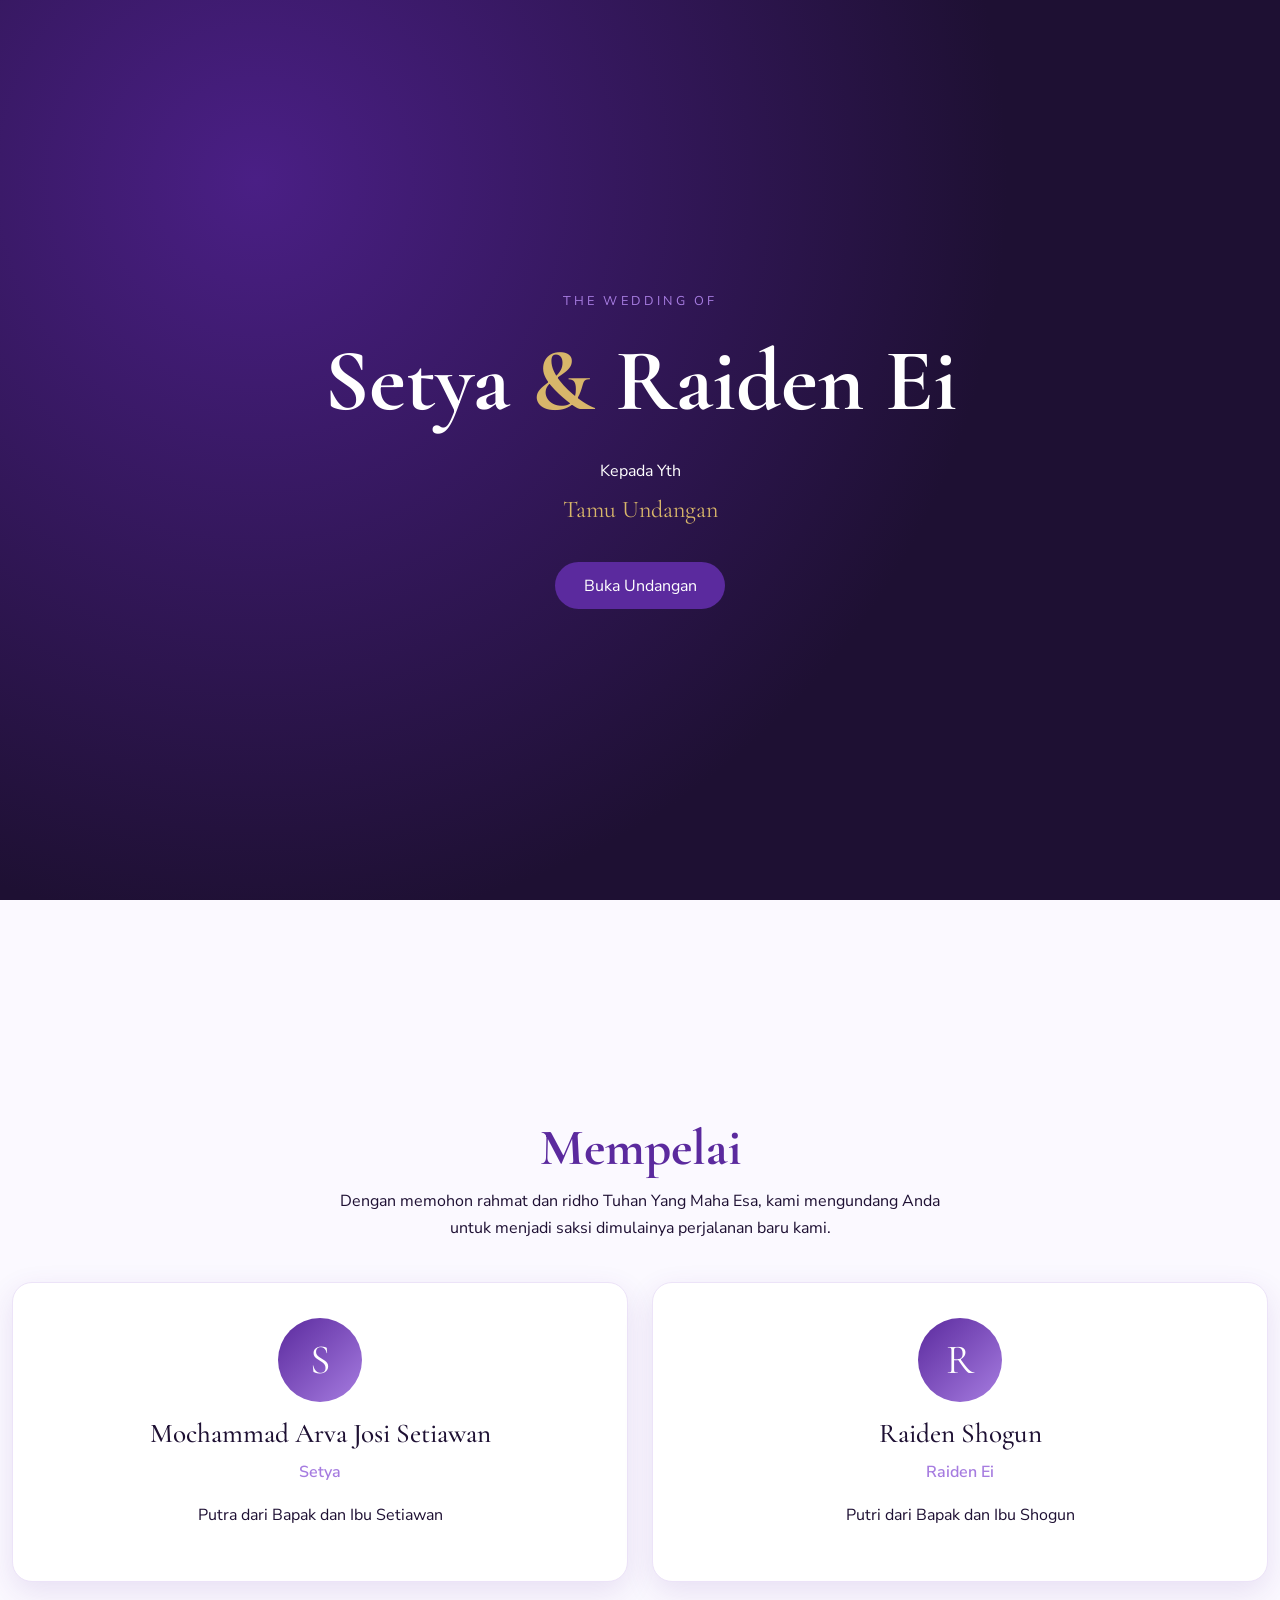
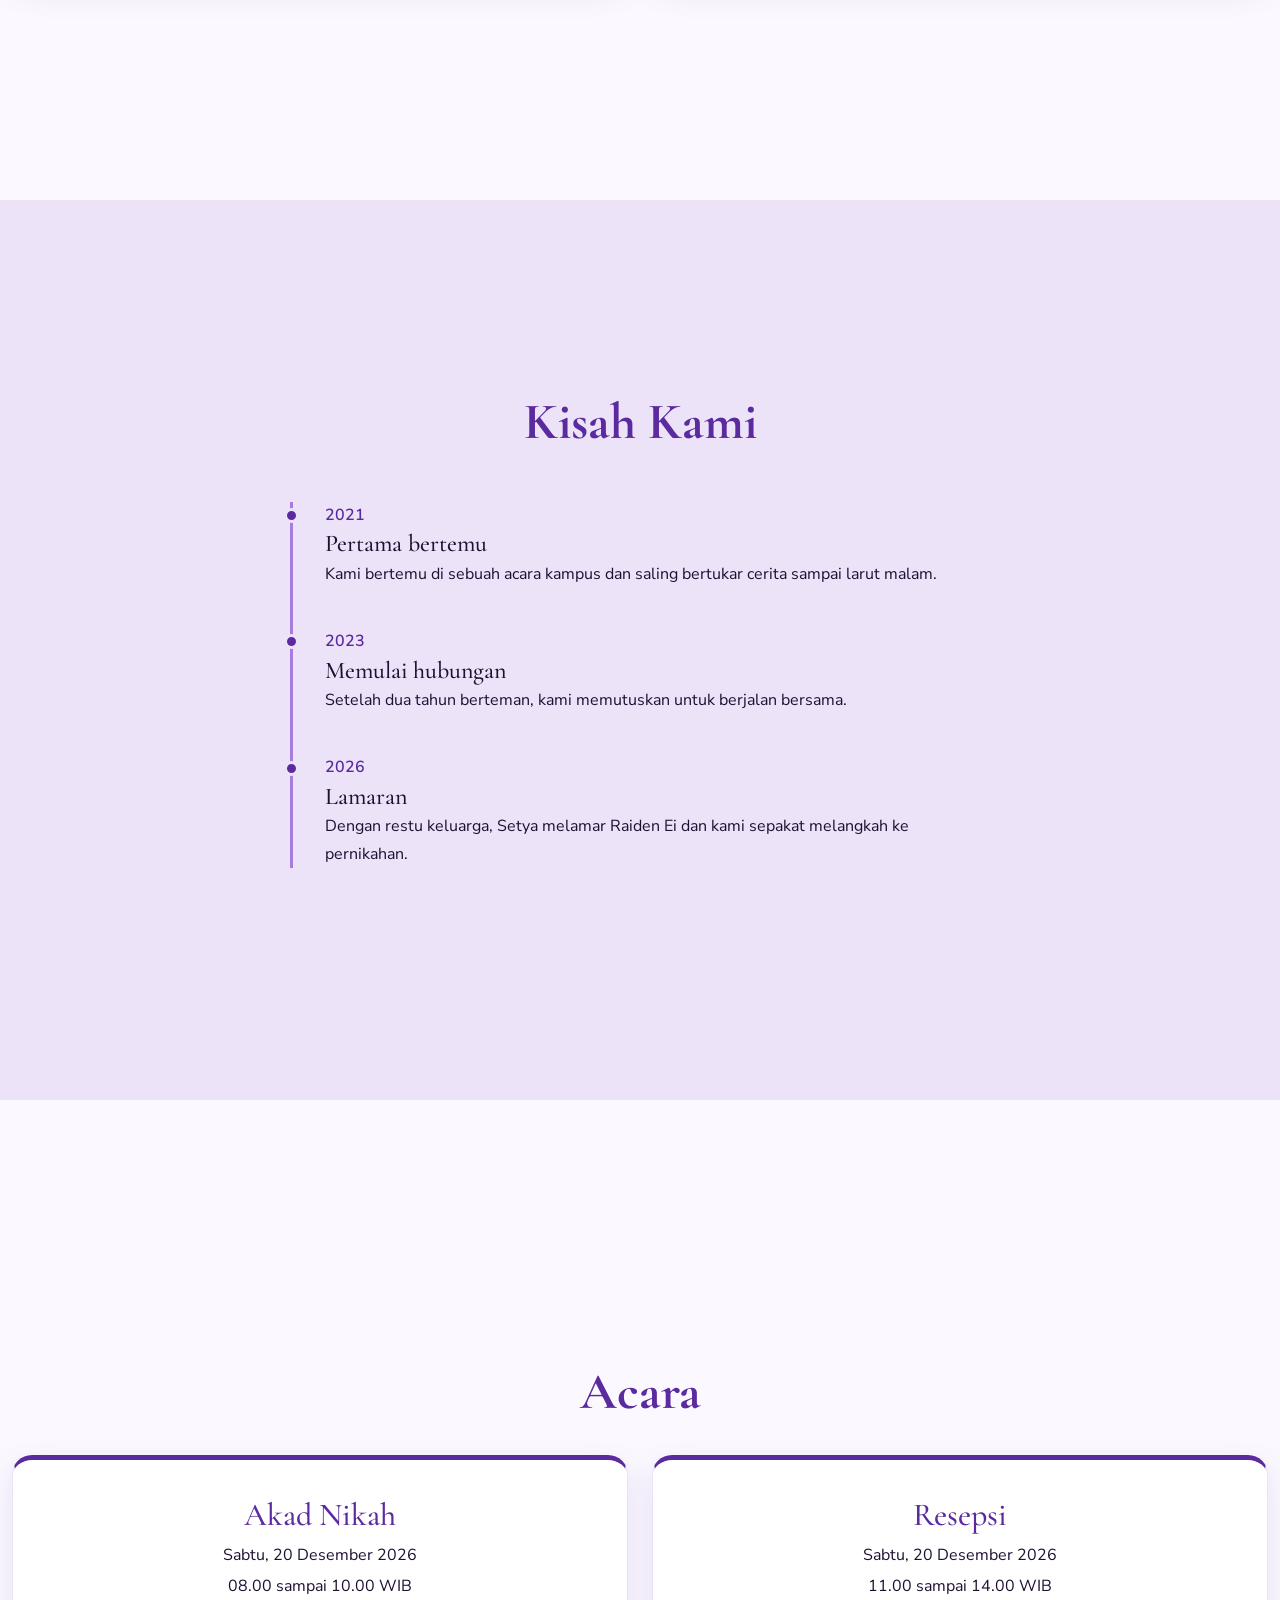
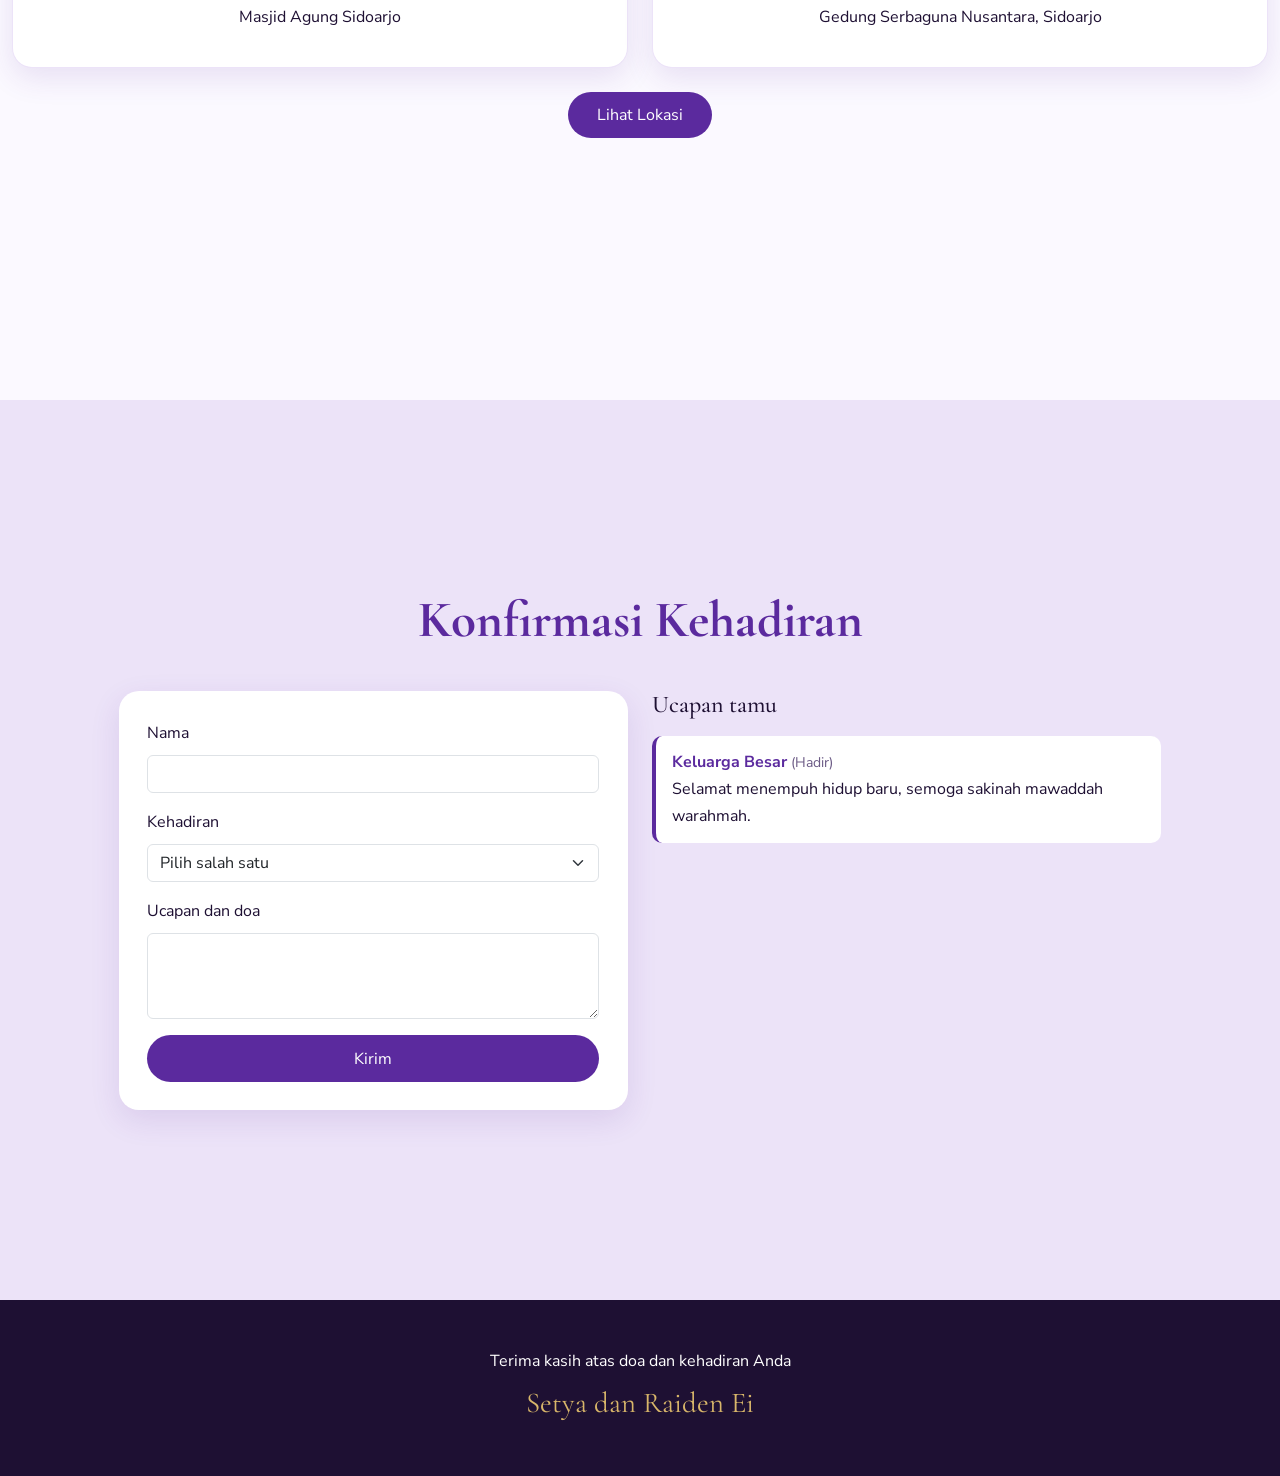
<file: index.html>
<!DOCTYPE html>
<html lang="id">
<head>
  <meta charset="UTF-8">
  <meta name="viewport" content="width=device-width, initial-scale=1">
  <title>Undangan Pernikahan Setya dan Raiden Ei</title>
  <link href="https://cdn.jsdelivr.net/npm/bootstrap@5.3.3/dist/css/bootstrap.min.css" rel="stylesheet">
  <link href="https://fonts.googleapis.com/css2?family=Cormorant+Garamond:wght@400;600;700&family=Nunito+Sans:wght@300;400;600&display=swap" rel="stylesheet">
  <link href="style.css" rel="stylesheet">
</head>
<body class="locked">

<!-- Cover -->
<section id="cover" class="d-flex align-items-center justify-content-center text-center">
  <div class="container">
    <p class="small-label">The Wedding of</p>
    <h1 class="cover-name">Setya <span>&amp;</span> Raiden Ei</h1>
    <p class="mt-4 mb-1">Kepada Yth</p>
    <p class="guest fs-4" id="guestName">Tamu Undangan</p>
    <button class="btn btn-ungu mt-3" id="openBtn">Buka Undangan</button>
  </div>
</section>

<!-- Navbar -->
<nav class="navbar navbar-expand-md fixed-top navbar-dark" id="mainNav">
  <div class="container">
    <a class="navbar-brand" href="#hero">S &amp; R</a>
    <button class="navbar-toggler" type="button" data-bs-toggle="collapse" data-bs-target="#menu" aria-label="Menu">
      <span class="navbar-toggler-icon"></span>
    </button>
    <div class="collapse navbar-collapse" id="menu">
      <ul class="navbar-nav ms-auto">
        <li class="nav-item"><a class="nav-link" href="#mempelai">Mempelai</a></li>
        <li class="nav-item"><a class="nav-link" href="#kisah">Kisah</a></li>
        <li class="nav-item"><a class="nav-link" href="#acara">Acara</a></li>
        <li class="nav-item"><a class="nav-link" href="#rsvp">RSVP</a></li>
      </ul>
    </div>
  </div>
</nav>

<main>
<!-- Hero -->
<header id="hero" class="d-flex align-items-center text-center">
  <div class="container">
    <p class="small-label">Kami akan menikah</p>
    <h1 class="hero-name">Setya</h1>
    <p class="amp">dan</p>
    <h1 class="hero-name">Raiden Ei</h1>
    <p class="mt-4 fs-5">Sabtu, 20 Desember 2026</p>
    <div class="row justify-content-center g-3 mt-3" id="countdown">
      <div class="col-3 col-md-2"><div class="count-box"><strong id="cd-d">0</strong><span>Hari</span></div></div>
      <div class="col-3 col-md-2"><div class="count-box"><strong id="cd-h">0</strong><span>Jam</span></div></div>
      <div class="col-3 col-md-2"><div class="count-box"><strong id="cd-m">0</strong><span>Menit</span></div></div>
      <div class="col-3 col-md-2"><div class="count-box"><strong id="cd-s">0</strong><span>Detik</span></div></div>
    </div>
  </div>
</header>

<!-- Mempelai -->
<section id="mempelai" class="py-6">
  <div class="container text-center">
    <h2 class="sec-title">Mempelai</h2>
    <p class="mx-auto sec-sub">Dengan memohon rahmat dan ridho Tuhan Yang Maha Esa, kami mengundang Anda untuk menjadi saksi dimulainya perjalanan baru kami.</p>
    <div class="row g-4 justify-content-center mt-2">
      <div class="col-md-6">
        <div class="couple-card">
          <div class="initial">S</div>
          <h3>Mochammad Arva Josi Setiawan</h3>
          <p class="nick">Setya</p>
          <p>Putra dari Bapak dan Ibu Setiawan</p>
        </div>
      </div>
      <div class="col-md-6">
        <div class="couple-card">
          <div class="initial">R</div>
          <h3>Raiden Shogun</h3>
          <p class="nick">Raiden Ei</p>
          <p>Putri dari Bapak dan Ibu Shogun</p>
        </div>
      </div>
    </div>
  </div>
</section>

<!-- Kisah -->
<section id="kisah" class="py-6 alt">
  <div class="container">
    <h2 class="sec-title text-center">Kisah Kami</h2>
    <div class="timeline mt-5">
      <div class="tl-item"><span class="tl-year">2021</span><h4>Pertama bertemu</h4><p>Kami bertemu di sebuah acara kampus dan saling bertukar cerita sampai larut malam.</p></div>
      <div class="tl-item"><span class="tl-year">2023</span><h4>Memulai hubungan</h4><p>Setelah dua tahun berteman, kami memutuskan untuk berjalan bersama.</p></div>
      <div class="tl-item"><span class="tl-year">2026</span><h4>Lamaran</h4><p>Dengan restu keluarga, Setya melamar Raiden Ei dan kami sepakat melangkah ke pernikahan.</p></div>
    </div>
  </div>
</section>

<!-- Acara -->
<section id="acara" class="py-6">
  <div class="container text-center">
    <h2 class="sec-title">Acara</h2>
    <div class="row g-4 justify-content-center mt-2">
      <div class="col-md-6">
        <div class="event-card">
          <h3>Akad Nikah</h3>
          <p class="mb-1">Sabtu, 20 Desember 2026</p>
          <p class="mb-1">08.00 sampai 10.00 WIB</p>
          <p class="mb-0">Masjid Agung Sidoarjo</p>
        </div>
      </div>
      <div class="col-md-6">
        <div class="event-card">
          <h3>Resepsi</h3>
          <p class="mb-1">Sabtu, 20 Desember 2026</p>
          <p class="mb-1">11.00 sampai 14.00 WIB</p>
          <p class="mb-0">Gedung Serbaguna Nusantara, Sidoarjo</p>
        </div>
      </div>
    </div>
    <a class="btn btn-ungu mt-4" target="_blank" rel="noopener" href="https://www.google.com/maps/search/?api=1&query=Sidoarjo">Lihat Lokasi</a>
  </div>
</section>

<!-- RSVP -->
<section id="rsvp" class="py-6 alt">
  <div class="container">
    <h2 class="sec-title text-center">Konfirmasi Kehadiran</h2>
    <div class="row g-4 mt-3 justify-content-center">
      <div class="col-lg-5">
        <form id="rsvpForm" class="rsvp-form" novalidate>
          <div class="mb-3">
            <label for="nama" class="form-label">Nama</label>
            <input type="text" class="form-control" id="nama" required minlength="3">
            <div class="invalid-feedback">Isi nama minimal 3 huruf.</div>
          </div>
          <div class="mb-3">
            <label for="hadir" class="form-label">Kehadiran</label>
            <select class="form-select" id="hadir" required>
              <option value="">Pilih salah satu</option>
              <option>Hadir</option>
              <option>Tidak hadir</option>
              <option>Masih ragu</option>
            </select>
            <div class="invalid-feedback">Pilih status kehadiran.</div>
          </div>
          <div class="mb-3">
            <label for="ucapan" class="form-label">Ucapan dan doa</label>
            <textarea class="form-control" id="ucapan" rows="3" required maxlength="200"></textarea>
            <div class="invalid-feedback">Tulis ucapan singkat.</div>
          </div>
          <button type="submit" class="btn btn-ungu w-100">Kirim</button>
        </form>
      </div>
      <div class="col-lg-5">
        <h4 class="mb-3">Ucapan tamu</h4>
        <div id="wishList" class="wish-list"></div>
      </div>
    </div>
  </div>
</section>
</main>

<footer class="text-center py-5">
  <p class="mb-1">Terima kasih atas doa dan kehadiran Anda</p>
  <p class="foot-name mb-0">Setya dan Raiden Ei</p>
</footer>

<div class="toast-container position-fixed bottom-0 end-0 p-3">
  <div id="toastOk" class="toast text-bg-success" role="status"><div class="toast-body">Ucapan berhasil dikirim</div></div>
</div>

<script src="https://cdn.jsdelivr.net/npm/bootstrap@5.3.3/dist/js/bootstrap.bundle.min.js"></script>
<script src="script.js"></script>
</body>
</html>
</file>
<file: style.css>
:root{
  --ungu-tua:#1e1033;
  --ungu:#5b2a9e;
  --ungu-muda:#a67ce0;
  --lavender:#ece3f8;
  --putih:#fbf9ff;
  --emas:#d8b66a;
}
html{scroll-behavior:smooth}
body{font-family:'Nunito Sans',sans-serif;color:var(--ungu-tua);background:var(--putih);line-height:1.7}
body.locked{overflow:hidden}
h1,h2,h3,h4,.navbar-brand{font-family:'Cormorant Garamond',serif}
.py-6{padding:5.5rem 0}
.alt{background:var(--lavender)}
.small-label{letter-spacing:.25em;text-transform:uppercase;font-size:.8rem;color:var(--ungu-muda)}

/* Cover */
#cover{position:fixed;inset:0;z-index:2000;color:#fff;
  background:radial-gradient(circle at 20% 20%,#4a1f85 0,var(--ungu-tua) 60%);
  transition:transform .9s ease}
#cover.hide{transform:translateY(-100%)}
.cover-name{font-size:clamp(2.8rem,9vw,5.5rem);font-weight:700}
.cover-name span{color:var(--emas)}
.guest{font-family:'Cormorant Garamond',serif;color:var(--emas)}

.btn-ungu{background:var(--ungu);color:#fff;border:0;padding:.7rem 1.8rem;border-radius:50px}
.btn-ungu:hover,.btn-ungu:focus{background:var(--emas);color:var(--ungu-tua)}

/* Navbar */
#mainNav{transition:background .3s;padding:.8rem 0}
#mainNav.scrolled{background:rgba(30,16,51,.95);backdrop-filter:blur(6px)}
.navbar-brand{font-size:1.6rem;color:var(--emas)!important}
.navbar-collapse.show{background:rgba(30,16,51,.95);padding:.5rem 1rem;border-radius:.5rem}

/* Hero */
#hero{min-height:100vh;color:#fff;padding-top:5rem;
  background:linear-gradient(160deg,var(--ungu-tua),var(--ungu) 70%,#7b46c4)}
.hero-name{font-size:clamp(3.2rem,11vw,7rem);font-weight:700;line-height:1;margin:0}
.amp{font-family:'Cormorant Garamond',serif;font-style:italic;font-size:2rem;color:var(--emas);margin:.4rem 0}
.count-box{background:rgba(255,255,255,.1);border:1px solid rgba(216,182,106,.5);border-radius:12px;padding:.8rem .2rem}
.count-box strong{display:block;font-size:1.8rem;font-family:'Cormorant Garamond',serif}
.count-box span{font-size:.8rem}

/* Sections */
.sec-title{font-size:clamp(2.2rem,6vw,3.2rem);font-weight:700;color:var(--ungu)}
.sec-sub{max-width:620px}
.couple-card,.event-card{background:#fff;border-radius:20px;padding:2.2rem 1.5rem;border:1px solid var(--lavender);box-shadow:0 10px 30px rgba(91,42,158,.12);height:100%}
.initial{width:84px;height:84px;border-radius:50%;margin:0 auto 1rem;display:flex;align-items:center;justify-content:center;
  font-family:'Cormorant Garamond',serif;font-size:2.6rem;color:#fff;background:linear-gradient(135deg,var(--ungu),var(--ungu-muda))}
.couple-card h3{font-size:1.7rem}
.nick{color:var(--ungu-muda);font-weight:600}
.event-card{border-top:5px solid var(--ungu)}
.event-card h3{color:var(--ungu);font-size:2rem}

/* Timeline */
.timeline{position:relative;max-width:700px;margin:auto;padding-left:2rem;border-left:3px solid var(--ungu-muda)}
.tl-item{position:relative;margin-bottom:2.5rem}
.tl-item::before{content:"";position:absolute;left:calc(-2rem - 9px);top:.4rem;width:15px;height:15px;border-radius:50%;background:var(--ungu);border:3px solid var(--lavender)}
.tl-year{font-weight:600;color:var(--ungu)}
.tl-item h4{font-size:1.5rem;margin:.1rem 0}

/* RSVP */
.rsvp-form{background:#fff;padding:1.8rem;border-radius:20px;box-shadow:0 10px 30px rgba(91,42,158,.12)}
.form-control:focus,.form-select:focus{border-color:var(--ungu);box-shadow:0 0 0 .2rem rgba(91,42,158,.2)}
.wish-list{max-height:360px;overflow-y:auto}
.wish{background:#fff;border-left:4px solid var(--ungu);border-radius:10px;padding:.8rem 1rem;margin-bottom:.8rem}
.wish b{color:var(--ungu)}
.wish small{color:#6b5a85}
footer{background:var(--ungu-tua);color:#fff}
.foot-name{font-family:'Cormorant Garamond',serif;font-size:1.8rem;color:var(--emas)}

:focus-visible{outline:3px solid var(--emas);outline-offset:2px}
@media (prefers-reduced-motion:reduce){html{scroll-behavior:auto}#cover{transition:none}}

/* Ukuran seragam tiap halaman */
.container{max-width:1500px}
#hero,
main > section{
  min-height:100vh;
  display:flex;
  align-items:center;
  padding:6rem 0 4rem;
}
#hero > .container,
main > section > .container{width:100%}

/* Menu aktif */
#mainNav .nav-link.active{color:var(--emas)}
</file>
